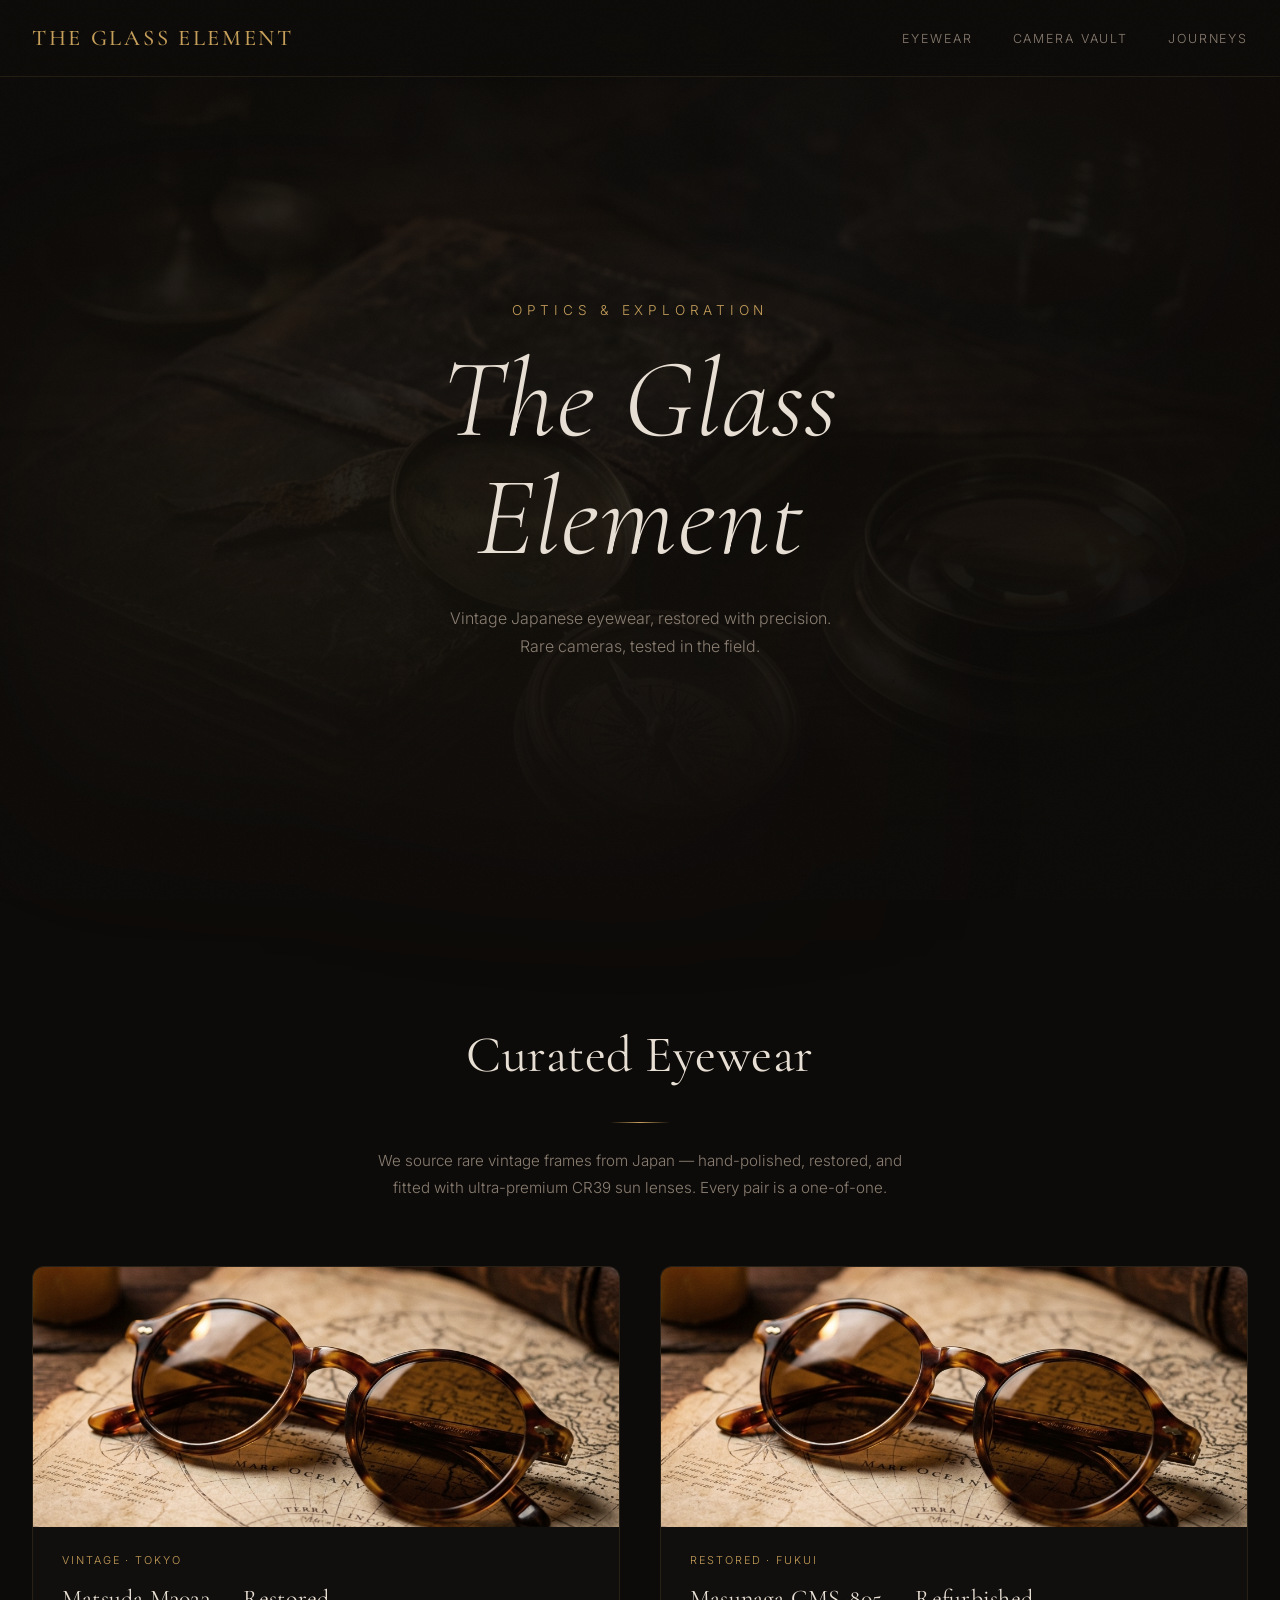
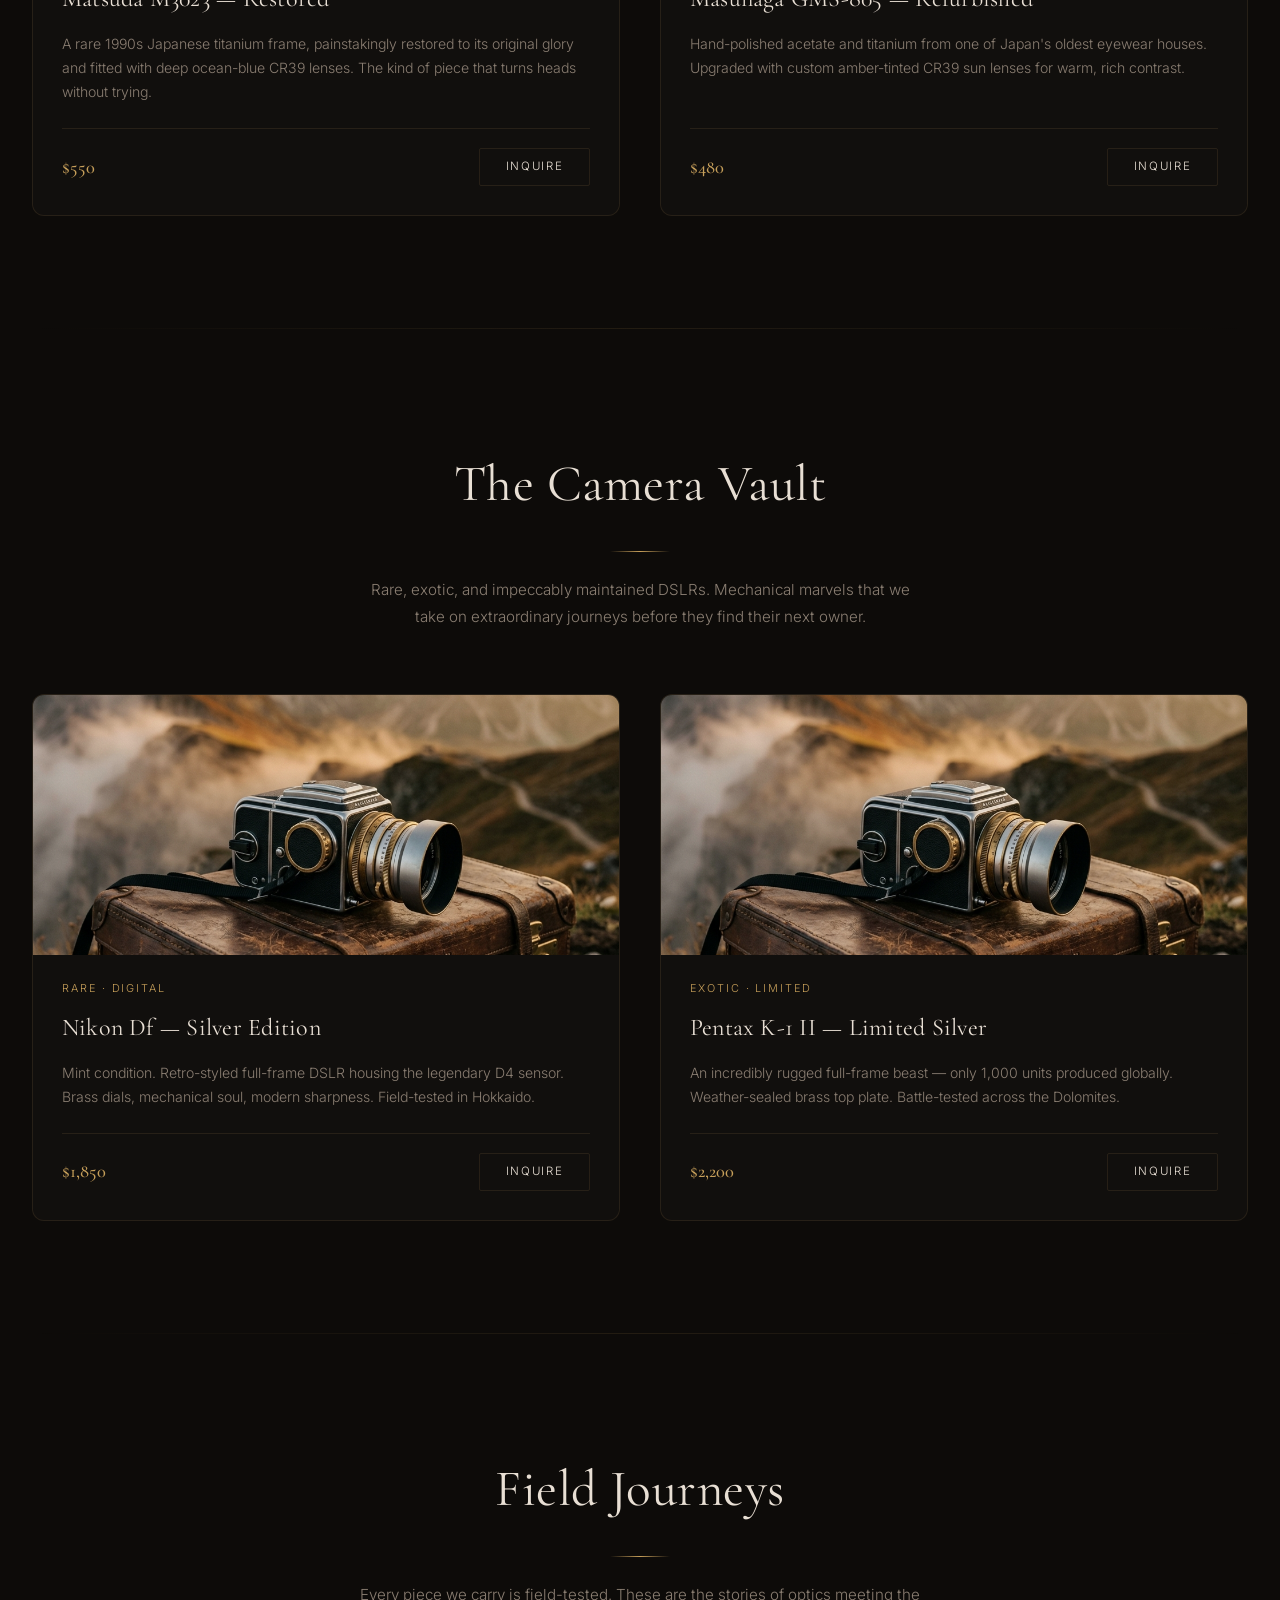
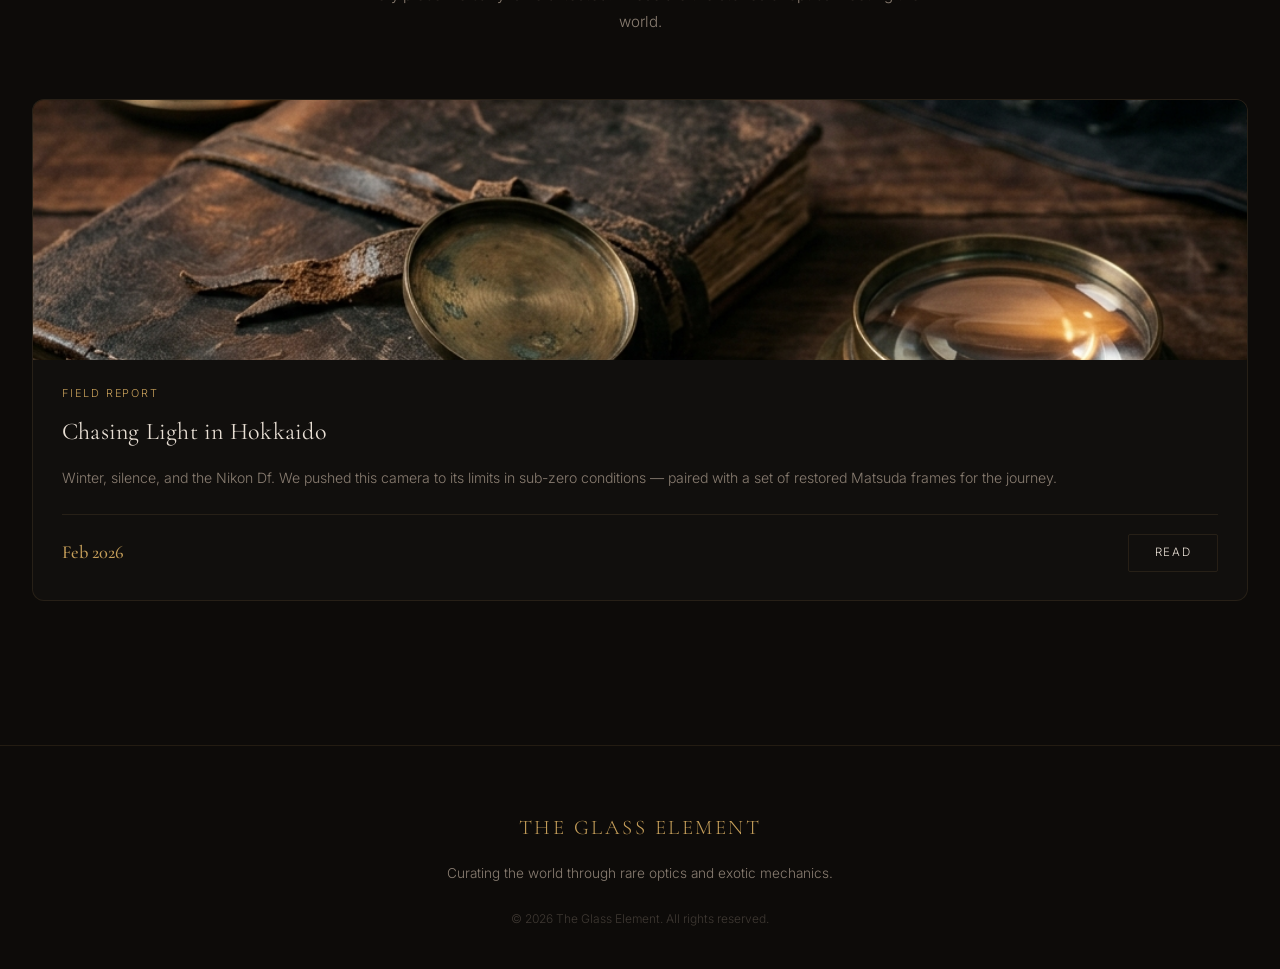
<file: index.html>
<!DOCTYPE html>
<html lang="en">
<head>
    <meta charset="UTF-8">
    <meta name="viewport" content="width=device-width, initial-scale=1.0">
    <meta name="description" content="The Glass Element — Curated vintage Japanese eyewear fitted with premium CR39 lenses and rare exotic DSLR cameras, tested on journeys across the world.">
    <meta property="og:title" content="The Glass Element | Optics & Exploration">
    <meta property="og:description" content="Vintage Japanese eyewear. Exotic DSLR cameras. Field-tested on extraordinary journeys.">
    <meta property="og:type" content="website">
    <meta property="og:url" content="https://www.theglasselement.com">
    <title>The Glass Element | Optics &amp; Exploration</title>

    <!-- Google Fonts -->
    <link rel="preconnect" href="https://fonts.googleapis.com">
    <link rel="preconnect" href="https://fonts.gstatic.com" crossorigin>
    <link href="https://fonts.googleapis.com/css2?family=Cormorant+Garamond:ital,wght@0,300;0,400;0,500;1,300;1,400&family=Inter:wght@300;400;500&display=swap" rel="stylesheet">

    <!-- CSS -->
    <link rel="stylesheet" href="css/style.css">

    <!-- LD+JSON Schema for SEO -->
    <script type="application/ld+json">
    {
      "@context": "https://schema.org",
      "@type": "Store",
      "name": "The Glass Element",
      "description": "Curated vintage Japanese eyewear and rare exotic DSLR cameras, field-tested on journeys around the world.",
      "url": "https://www.theglasselement.com"
    }
    </script>
</head>
<body>

    <!-- Ambient Background -->
    <div class="ambient-background"></div>

    <!-- Navigation -->
    <header>
        <div class="nav-container">
            <div class="logo">The Glass Element</div>
            <nav class="nav-links" aria-label="Main navigation">
                <a href="#eyewear">Eyewear</a>
                <a href="#vault">Camera Vault</a>
                <a href="#journeys">Journeys</a>
            </nav>
        </div>
    </header>

    <!-- Hero Section -->
    <section class="hero" id="hero">
        <div class="hero-image-wrapper">
            <img src="images/explorer_hero.png" alt="Vintage brass compass, leather journal, and optical glass lens on dark walnut" decoding="async">
            <div class="hero-image-overlay"></div>
        </div>
        <div class="hero-content">
            <span class="hero-subtitle">Optics &amp; Exploration</span>
            <h1>The Glass<br>Element</h1>
            <p class="hero-tagline">Vintage Japanese eyewear, restored with precision.<br>Rare cameras, tested in the field.</p>
        </div>
    </section>

    <!-- Main Content -->
    <main class="container">

        <!-- Eyewear Section -->
        <section id="eyewear" class="section">
            <h2>Curated Eyewear</h2>
            <p class="section-intro">
                We source rare vintage frames from Japan — hand-polished, restored, and fitted with ultra-premium CR39 sun lenses. Every pair is a one-of-one.
            </p>
            <div class="curation-grid" id="eyewear-grid">
                <!-- Populated by JS -->
            </div>
        </section>

        <div class="section-divider"></div>

        <!-- Camera Vault Section -->
        <section id="vault" class="section">
            <h2>The Camera Vault</h2>
            <p class="section-intro">
                Rare, exotic, and impeccably maintained DSLRs. Mechanical marvels that we take on extraordinary journeys before they find their next owner.
            </p>
            <div class="curation-grid" id="camera-grid">
                <!-- Populated by JS -->
            </div>
        </section>

        <div class="section-divider"></div>

        <!-- Journeys Section -->
        <section id="journeys" class="section">
            <h2>Field Journeys</h2>
            <p class="section-intro">
                Every piece we carry is field-tested. These are the stories of optics meeting the world.
            </p>
            <div class="curation-grid" id="journey-grid">
                <!-- Populated by JS -->
            </div>
        </section>

    </main>

    <!-- Footer -->
    <footer>
        <div class="container">
            <p class="footer-logo">The Glass Element</p>
            <p class="footer-content">Curating the world through rare optics and exotic mechanics.</p>
            <p class="footer-copy">&copy; 2026 The Glass Element. All rights reserved.</p>
        </div>
    </footer>

    <!-- App JS -->
    <script src="data/inventory.js"></script>
    <script src="js/app.js"></script>
</body>
</html>
</file>
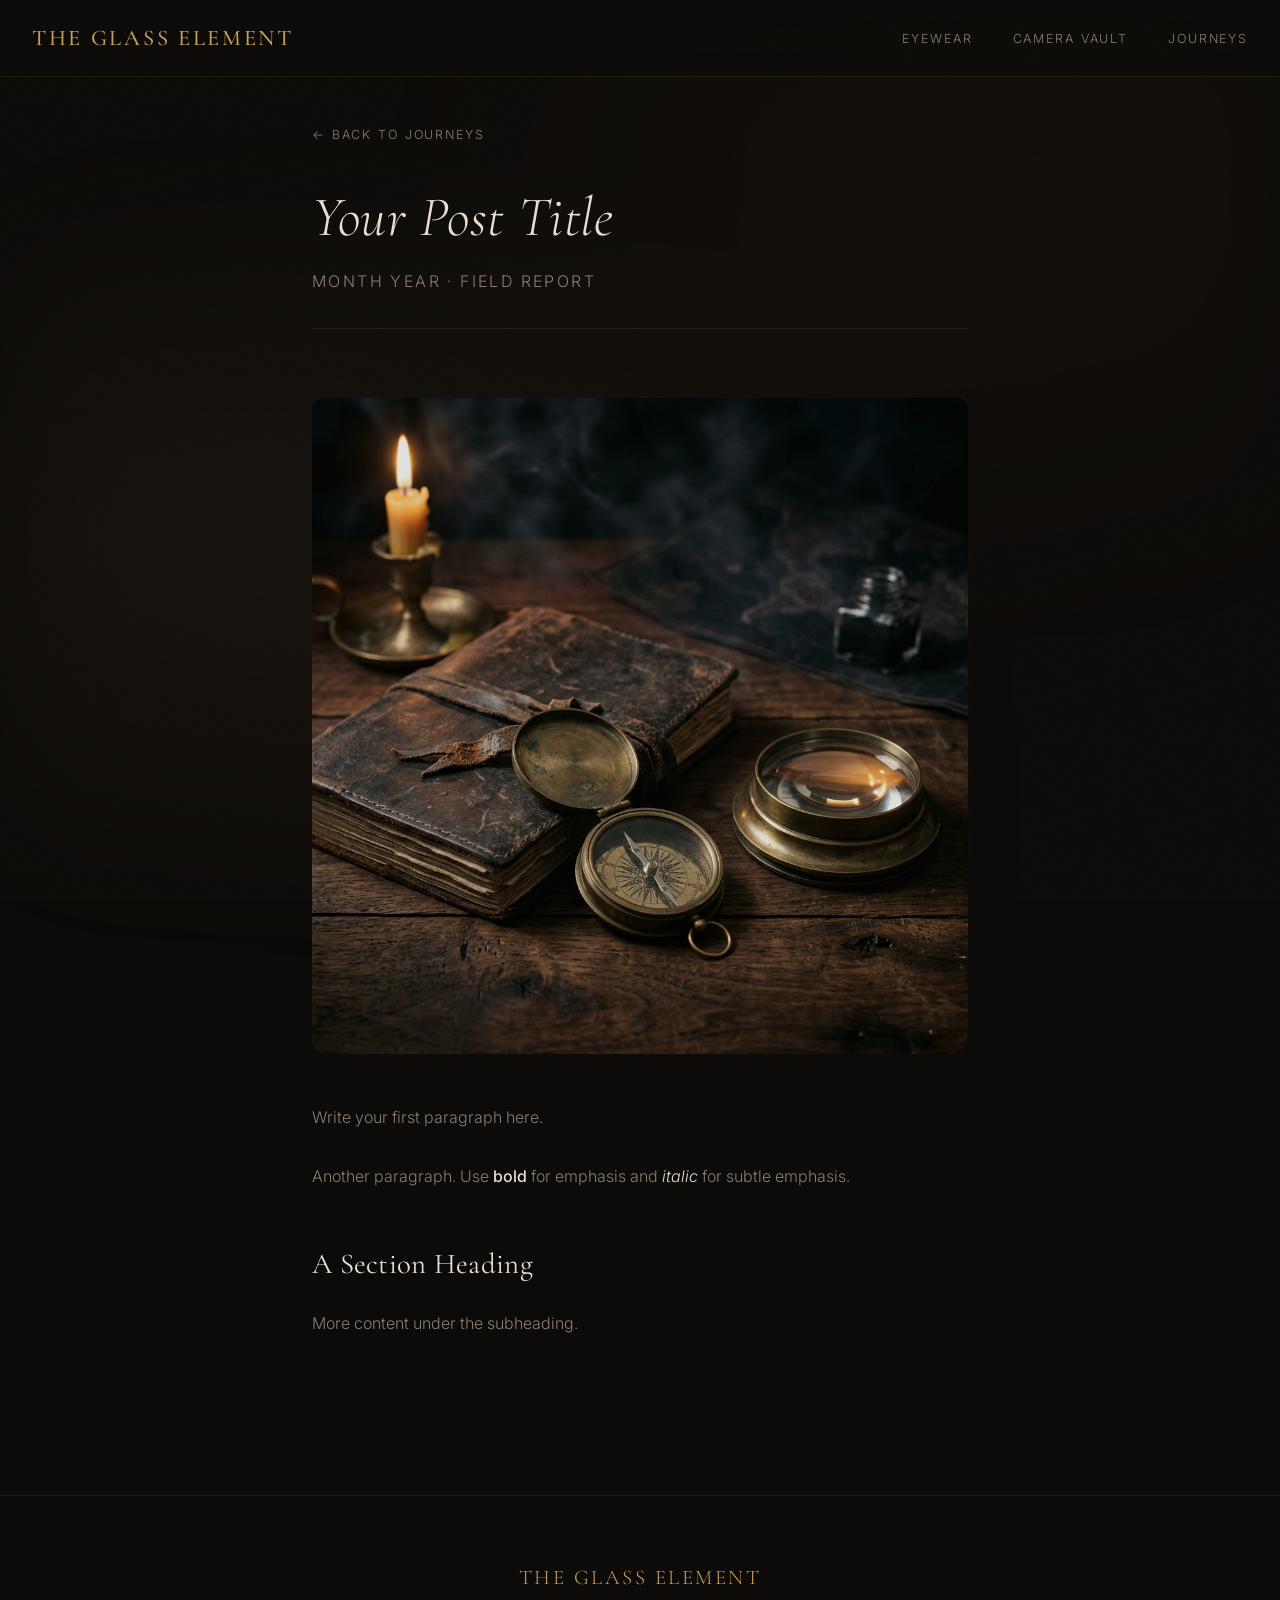
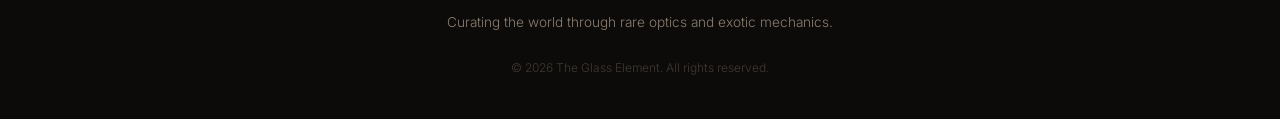
<file: posts/_template.html>
<!--
  ╔══════════════════════════════════════════════════════════════╗
  ║  THE GLASS ELEMENT — New Post Template                      ║
  ║                                                              ║
  ║  To create a new blog post:                                  ║
  ║    1. Copy this file and rename it (e.g. dolomites.html)     ║
  ║    2. Replace the placeholder text below with your content   ║
  ║    3. Add a journey row to your Google Sheet (or inventory)  ║
  ║       with link = "posts/dolomites.html"                     ║
  ╚══════════════════════════════════════════════════════════════╝
-->
<!DOCTYPE html>
<html lang="en">
<head>
    <meta charset="UTF-8">
    <meta name="viewport" content="width=device-width, initial-scale=1.0">
    <!-- EDIT: Change the description and title below -->
    <meta name="description" content="YOUR POST DESCRIPTION HERE">
    <title>YOUR POST TITLE — The Glass Element</title>

    <link rel="preconnect" href="https://fonts.googleapis.com">
    <link rel="preconnect" href="https://fonts.gstatic.com" crossorigin>
    <link href="https://fonts.googleapis.com/css2?family=Cormorant+Garamond:ital,wght@0,300;0,400;0,500;1,300;1,400&family=Inter:wght@300;400;500&display=swap" rel="stylesheet">
    <link rel="stylesheet" href="../css/style.css">
    <link rel="stylesheet" href="../css/post.css">
</head>
<body>

    <div class="ambient-background"></div>

    <header>
        <div class="nav-container">
            <a href="../index.html" class="logo">The Glass Element</a>
            <nav class="nav-links" aria-label="Main navigation">
                <a href="../index.html#eyewear">Eyewear</a>
                <a href="../index.html#vault">Camera Vault</a>
                <a href="../index.html#journeys">Journeys</a>
            </nav>
        </div>
    </header>

    <main class="post-wrapper">
        <article class="post-container">

            <a href="../index.html#journeys" class="back-link">← Back to Journeys</a>

            <!-- EDIT: Your post title -->
            <h1>Your Post Title</h1>
            <p class="post-meta">Month Year · Field Report</p>

            <!-- EDIT: Your hero image (put images in the ../images/ folder) -->
            <img src="../images/explorer_hero.png" alt="Describe your image here">

            <!-- EDIT: Your story paragraphs -->
            <p>
            Write your first paragraph here.
            </p>

            <p>
            Another paragraph. Use <strong>bold</strong> for emphasis and <em>italic</em> for subtle emphasis.
            </p>

            <!-- Optional: subheading -->
            <h2>A Section Heading</h2>

            <p>
            More content under the subheading.
            </p>

            <!-- Optional: inline image with caption -->
            <!--
            <img src="../images/your-photo.png" alt="Description">
            <p class="caption">A caption for the photo.</p>
            -->

            <!-- Optional: blockquote -->
            <!--
            <blockquote>
            A memorable quote or thought.
            </blockquote>
            -->

        </article>
    </main>

    <footer>
        <div class="container">
            <p class="footer-logo">The Glass Element</p>
            <p class="footer-content">Curating the world through rare optics and exotic mechanics.</p>
            <p class="footer-copy">&copy; 2026 The Glass Element. All rights reserved.</p>
        </div>
    </footer>

</body>
</html>
</file>
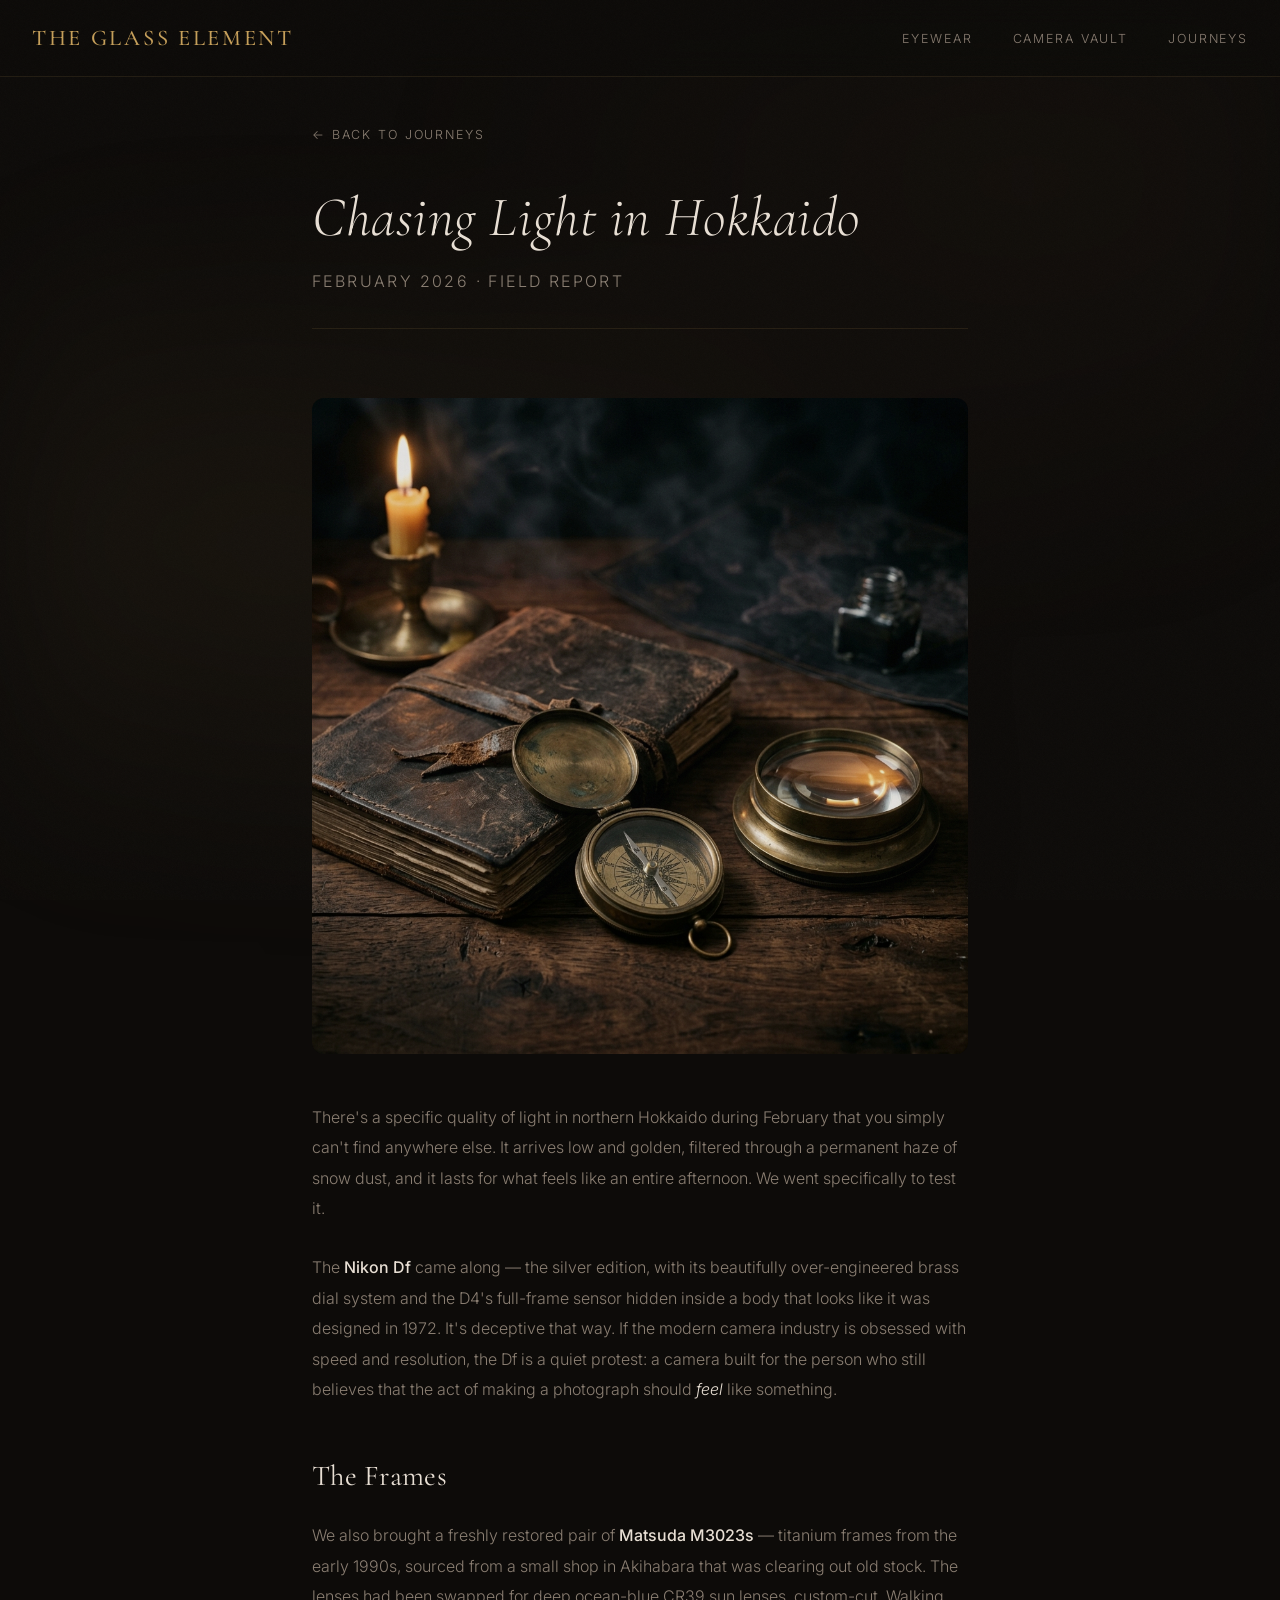
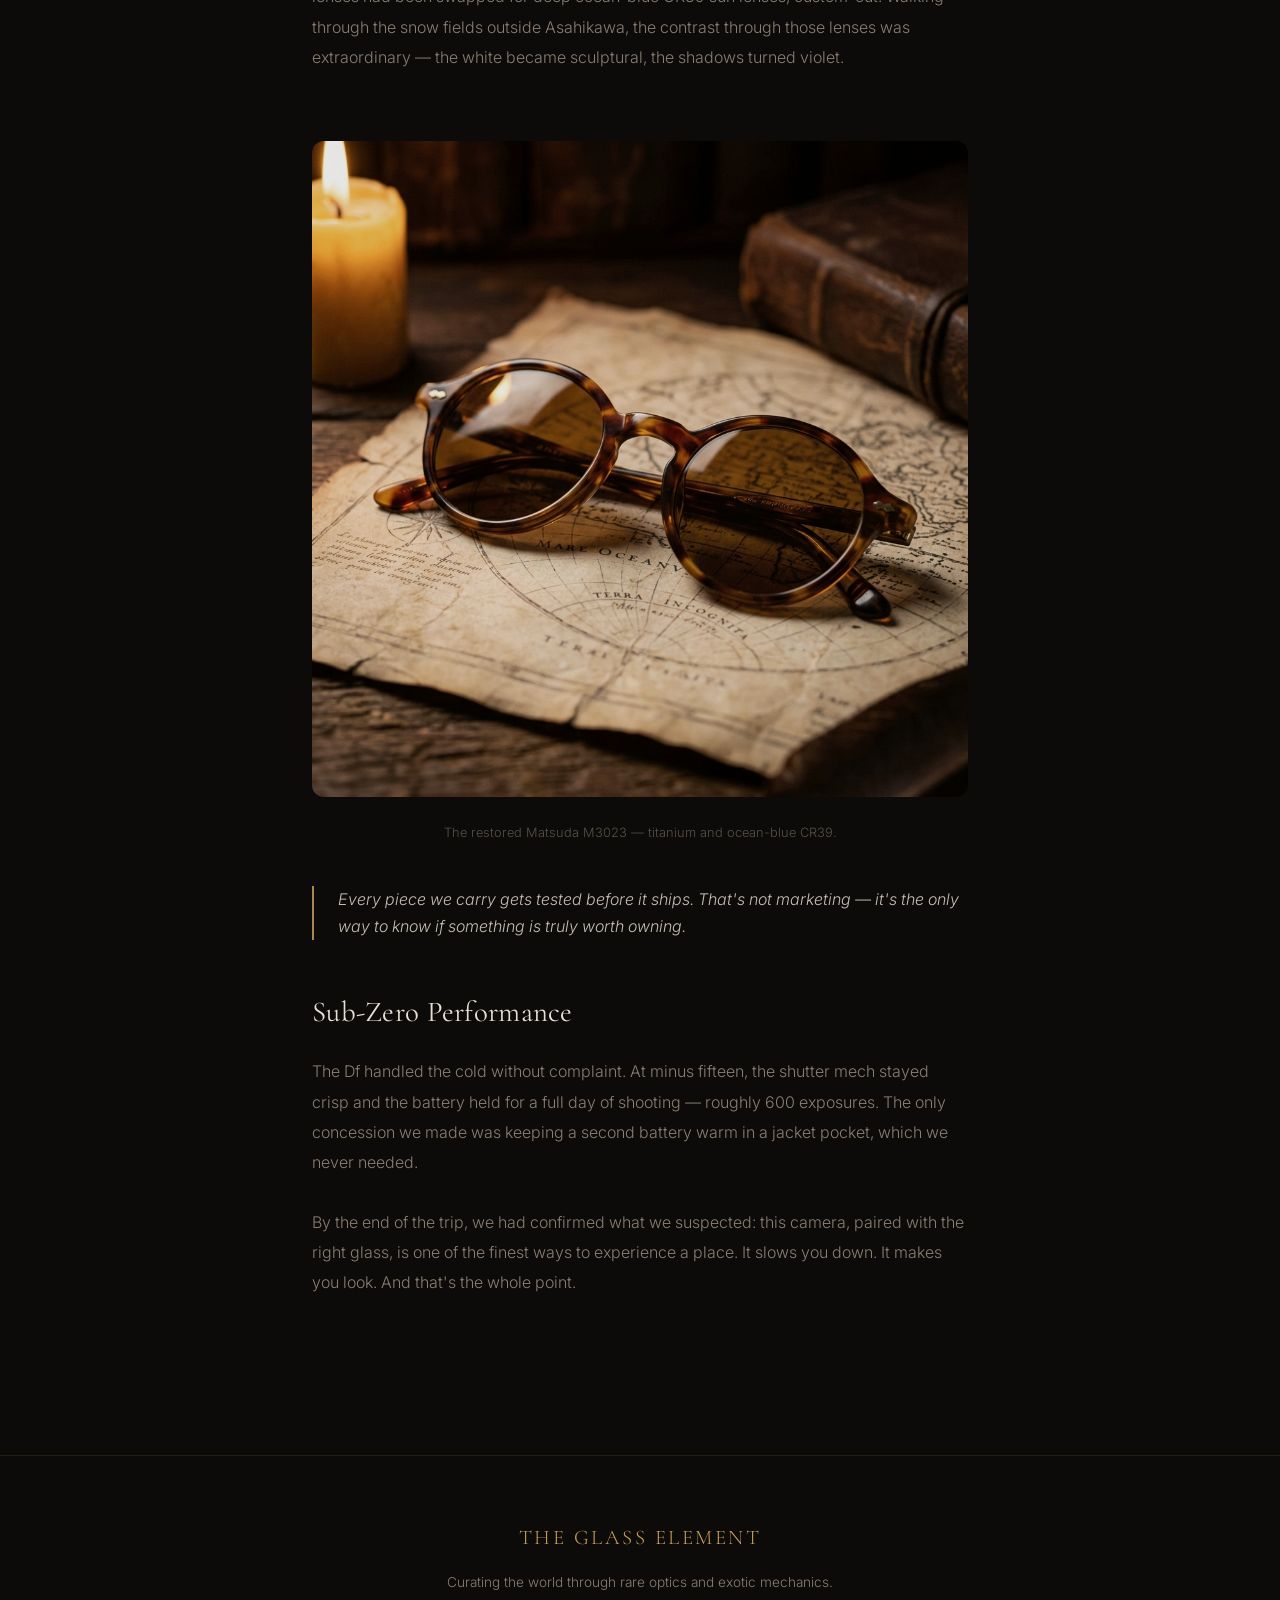
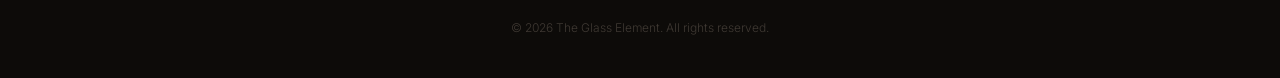
<file: posts/hokkaido.html>
<!DOCTYPE html>
<html lang="en">
<head>
    <meta charset="UTF-8">
    <meta name="viewport" content="width=device-width, initial-scale=1.0">
    <meta name="description" content="Chasing Light in Hokkaido — Testing the Nikon Df and restored Matsuda frames in sub-zero winter conditions.">
    <title>Chasing Light in Hokkaido — The Glass Element</title>

    <link rel="preconnect" href="https://fonts.googleapis.com">
    <link rel="preconnect" href="https://fonts.gstatic.com" crossorigin>
    <link href="https://fonts.googleapis.com/css2?family=Cormorant+Garamond:ital,wght@0,300;0,400;0,500;1,300;1,400&family=Inter:wght@300;400;500&display=swap" rel="stylesheet">
    <link rel="stylesheet" href="../css/style.css">
    <link rel="stylesheet" href="../css/post.css">
</head>
<body>

    <div class="ambient-background"></div>

    <header>
        <div class="nav-container">
            <a href="../index.html" class="logo">The Glass Element</a>
            <nav class="nav-links" aria-label="Main navigation">
                <a href="../index.html#eyewear">Eyewear</a>
                <a href="../index.html#vault">Camera Vault</a>
                <a href="../index.html#journeys">Journeys</a>
            </nav>
        </div>
    </header>

    <main class="post-wrapper">
        <article class="post-container">

            <a href="../index.html#journeys" class="back-link">← Back to Journeys</a>

            <h1>Chasing Light in Hokkaido</h1>
            <p class="post-meta">February 2026 · Field Report</p>

            <img src="../images/explorer_hero.png" alt="Winter light through vintage glass in Hokkaido">

            <p>
            There's a specific quality of light in northern Hokkaido during February that you simply can't find anywhere else. It arrives low and golden, filtered through a permanent haze of snow dust, and it lasts for what feels like an entire afternoon. We went specifically to test it.
            </p>

            <p>
            The <strong>Nikon Df</strong> came along — the silver edition, with its beautifully over-engineered brass dial system and the D4's full-frame sensor hidden inside a body that looks like it was designed in 1972. It's deceptive that way. If the modern camera industry is obsessed with speed and resolution, the Df is a quiet protest: a camera built for the person who still believes that the act of making a photograph should <em>feel</em> like something.
            </p>

            <h2>The Frames</h2>

            <p>
            We also brought a freshly restored pair of <strong>Matsuda M3023s</strong> — titanium frames from the early 1990s, sourced from a small shop in Akihabara that was clearing out old stock. The lenses had been swapped for deep ocean-blue CR39 sun lenses, custom-cut. Walking through the snow fields outside Asahikawa, the contrast through those lenses was extraordinary — the white became sculptural, the shadows turned violet.
            </p>

            <img src="../images/explorer_frames.png" alt="Matsuda vintage frames on aged parchment">
            <p class="caption">The restored Matsuda M3023 — titanium and ocean-blue CR39.</p>

            <blockquote>
            Every piece we carry gets tested before it ships. That's not marketing — it's the only way to know if something is truly worth owning.
            </blockquote>

            <h2>Sub-Zero Performance</h2>

            <p>
            The Df handled the cold without complaint. At minus fifteen, the shutter mech stayed crisp and the battery held for a full day of shooting — roughly 600 exposures. The only concession we made was keeping a second battery warm in a jacket pocket, which we never needed.
            </p>

            <p>
            By the end of the trip, we had confirmed what we suspected: this camera, paired with the right glass, is one of the finest ways to experience a place. It slows you down. It makes you look. And that's the whole point.
            </p>

        </article>
    </main>

    <footer>
        <div class="container">
            <p class="footer-logo">The Glass Element</p>
            <p class="footer-content">Curating the world through rare optics and exotic mechanics.</p>
            <p class="footer-copy">&copy; 2026 The Glass Element. All rights reserved.</p>
        </div>
    </footer>

</body>
</html>
</file>
<file: css/style.css>
/* ===== CSS Reset & Design Tokens ===== */
:root {
  /* Dark Earthy Palette */
  --bg-color: #0d0b09;
  --bg-elevated: #151210;
  --text-primary: #e8dfd4;
  --text-secondary: #8a7e72;
  --accent-color: #c69f5a;      /* Burnished brass/gold */
  --accent-warm: #a3714a;       /* Aged copper */
  --accent-deep: #5c3d2e;       /* Dark leather */

  /* Card Surface */
  --card-bg: rgba(21, 18, 16, 0.7);
  --card-border: rgba(198, 159, 90, 0.12);
  --card-glow: rgba(198, 159, 90, 0.06);

  /* Fonts */
  --font-heading: 'Cormorant Garamond', serif;
  --font-body: 'Inter', sans-serif;

  --transition-speed: 0.4s;
  --radius: 12px;
}

* {
  margin: 0;
  padding: 0;
  box-sizing: border-box;
}

html {
  scroll-behavior: smooth;
}

body {
  background-color: var(--bg-color);
  color: var(--text-primary);
  font-family: var(--font-body);
  font-weight: 300;
  line-height: 1.7;
  overflow-x: hidden;
  position: relative;
}

/* ===== Ambient Background — warm candlelight ===== */
.ambient-background {
  position: fixed;
  top: 0;
  left: 0;
  width: 100vw;
  height: 100vh;
  z-index: -1;
  background:
    radial-gradient(ellipse at 20% 60%, rgba(198, 159, 90, 0.06), transparent 50%),
    radial-gradient(ellipse at 80% 20%, rgba(163, 113, 74, 0.04), transparent 45%),
    radial-gradient(ellipse at 50% 90%, rgba(92, 61, 46, 0.05), transparent 40%);
  filter: blur(60px);
}

/* Subtle grain texture overlay */
body::after {
  content: '';
  position: fixed;
  inset: 0;
  z-index: 9999;
  pointer-events: none;
  opacity: 0.025;
  background-image: url("data:image/svg+xml,%3Csvg viewBox='0 0 256 256' xmlns='http://www.w3.org/2000/svg'%3E%3Cfilter id='noise'%3E%3CfeTurbulence type='fractalNoise' baseFrequency='0.9' numOctaves='4' stitchTiles='stitch'/%3E%3C/filter%3E%3Crect width='100%25' height='100%25' filter='url(%23noise)'/%3E%3C/svg%3E");
  background-repeat: repeat;
  background-size: 128px 128px;
}

/* ===== Typography ===== */
h1, h2, h3, h4 {
  font-family: var(--font-heading);
  font-weight: 400;
  letter-spacing: 0.01em;
  color: var(--text-primary);
}

h1 {
  font-size: clamp(3.5rem, 9vw, 7rem);
  line-height: 1.05;
  font-weight: 300;
  font-style: italic;
}

h2 {
  font-size: clamp(2rem, 5vw, 3.2rem);
  margin-bottom: 1.5rem;
  text-align: center;
  position: relative;
  padding-bottom: 1.5rem;
}

/* Ornamental underline for section headers */
h2::after {
  content: '';
  position: absolute;
  bottom: 0;
  left: 50%;
  transform: translateX(-50%);
  width: 60px;
  height: 1px;
  background: linear-gradient(to right, transparent, var(--accent-color), transparent);
}

h3 {
  font-size: 1.4rem;
  font-weight: 400;
}

p {
  font-size: 0.95rem;
}

a {
  color: inherit;
  text-decoration: none;
}

.container {
  max-width: 1300px;
  margin: 0 auto;
  padding: 0 2rem;
}

/* ===== Header & Nav ===== */
header {
  position: fixed;
  top: 0;
  width: 100%;
  padding: 1.2rem 0;
  z-index: 100;
  background: rgba(13, 11, 9, 0.75);
  backdrop-filter: blur(14px);
  -webkit-backdrop-filter: blur(14px);
  border-bottom: 1px solid var(--card-border);
}

.nav-container {
  display: flex;
  justify-content: space-between;
  align-items: center;
  max-width: 1300px;
  margin: 0 auto;
  padding: 0 2rem;
}

.logo {
  font-family: var(--font-heading);
  font-size: 1.4rem;
  font-weight: 500;
  letter-spacing: 0.12em;
  text-transform: uppercase;
  color: var(--accent-color);
}

.nav-links {
  display: flex;
  gap: 2.5rem;
}

.nav-links a {
  font-family: var(--font-body);
  font-size: 0.78rem;
  text-transform: uppercase;
  letter-spacing: 0.15em;
  color: var(--text-secondary);
  transition: color 0.3s ease;
  position: relative;
}

.nav-links a::after {
  content: '';
  position: absolute;
  bottom: -4px;
  left: 0;
  width: 0;
  height: 1px;
  background: var(--accent-color);
  transition: width 0.3s ease;
}

.nav-links a:hover {
  color: var(--accent-color);
}

.nav-links a:hover::after {
  width: 100%;
}

/* ===== Hero ===== */
.hero {
  height: 100vh;
  display: flex;
  align-items: center;
  justify-content: center;
  position: relative;
  overflow: hidden;
  padding-top: 60px;
}

.hero-content {
  text-align: center;
  z-index: 2;
  display: flex;
  flex-direction: column;
  align-items: center;
  gap: 1.2rem;
  animation: heroFadeIn 2s ease-out;
}

.hero-subtitle {
  font-family: var(--font-body);
  font-size: 0.85rem;
  color: var(--accent-color);
  text-transform: uppercase;
  letter-spacing: 0.35em;
}

.hero-tagline {
  font-family: var(--font-body);
  font-size: 1rem;
  color: var(--text-secondary);
  font-weight: 300;
  max-width: 500px;
  margin-top: 0.5rem;
  line-height: 1.8;
}

.hero-image-wrapper {
  position: absolute;
  top: 0;
  left: 0;
  width: 100%;
  height: 100%;
  z-index: 1;
  opacity: 0.35;
}

.hero-image-wrapper img {
  width: 100%;
  height: 100%;
  object-fit: cover;
  object-position: center;
  filter: sepia(0.15) saturate(0.85);
}

.hero-image-overlay {
  position: absolute;
  inset: 0;
  background: 
    linear-gradient(to bottom, rgba(13, 11, 9, 0.3), var(--bg-color)),
    radial-gradient(ellipse at center, transparent 30%, var(--bg-color) 80%);
}


/* ===== Section Divider ===== */
.section-divider {
  width: 100%;
  height: 1px;
  background: linear-gradient(to right, transparent, var(--card-border), transparent);
  margin: 0 auto;
}

/* ===== Sections ===== */
.section {
  padding: 7rem 0;
  position: relative;
}

.section-intro {
  text-align: center;
  color: var(--text-secondary);
  max-width: 560px;
  margin: 0 auto;
  font-size: 0.95rem;
  line-height: 1.8;
}

/* ===== Cards ===== */
.curation-grid {
  display: grid;
  grid-template-columns: repeat(auto-fit, minmax(340px, 1fr));
  gap: 2.5rem;
  margin-top: 4rem;
}

.glass-card {
  background: var(--card-bg);
  border: 1px solid var(--card-border);
  border-radius: var(--radius);
  padding: 0;
  backdrop-filter: blur(10px);
  -webkit-backdrop-filter: blur(10px);
  transition: all var(--transition-speed) ease;
  position: relative;
  overflow: hidden;
  display: flex;
  flex-direction: column;
  cursor: pointer;

  /* Scroll-reveal initial state */
  opacity: 0;
  transform: translateY(30px);
}

.glass-card.visible {
  opacity: 1;
  transform: translateY(0);
  transition: opacity 0.6s ease, transform 0.6s ease;
}

/* Warm light sweep on hover */
.glass-card::before {
  content: '';
  position: absolute;
  top: 0;
  left: -100%;
  width: 60%;
  height: 100%;
  background: linear-gradient(
    105deg,
    transparent,
    rgba(198, 159, 90, 0.04),
    transparent
  );
  transform: skewX(-15deg);
  transition: var(--transition-speed);
  z-index: 1;
}

.glass-card:hover {
  transform: translateY(-6px);
  border-color: rgba(198, 159, 90, 0.25);
  box-shadow:
    0 16px 48px rgba(0, 0, 0, 0.5),
    0 0 30px var(--card-glow);
}

.glass-card:hover::before {
  left: 200%;
  transition: 0.8s;
}

.card-image {
  width: 100%;
  height: 260px;
  overflow: hidden;
}

.card-image img {
  width: 100%;
  height: 100%;
  object-fit: cover;
  transition: transform 0.6s ease;
  filter: saturate(0.9);
}

.glass-card:hover .card-image img {
  transform: scale(1.04);
  filter: saturate(1);
}

.card-content {
  flex-grow: 1;
  display: flex;
  flex-direction: column;
  padding: 1.5rem 1.8rem 1.8rem;
}

.card-tag {
  font-family: var(--font-body);
  font-size: 0.68rem;
  text-transform: uppercase;
  letter-spacing: 0.18em;
  color: var(--accent-color);
  margin-bottom: 0.6rem;
}

.card-title {
  font-family: var(--font-heading);
  font-size: 1.5rem;
  margin-bottom: 0.8rem;
  font-weight: 400;
  color: var(--text-primary);
}

.card-desc {
  color: var(--text-secondary);
  font-size: 0.88rem;
  margin-bottom: 1.5rem;
  line-height: 1.7;
}

.card-footer {
  margin-top: auto;
  display: flex;
  justify-content: space-between;
  align-items: center;
  border-top: 1px solid var(--card-border);
  padding-top: 1.2rem;
}

.card-price {
  font-family: var(--font-heading);
  font-weight: 500;
  font-size: 1.15rem;
  color: var(--accent-color);
}

.btn {
  font-family: var(--font-body);
  background: transparent;
  color: var(--text-primary);
  border: 1px solid var(--card-border);
  padding: 0.5rem 1.6rem;
  border-radius: 2px;
  font-size: 0.72rem;
  text-transform: uppercase;
  letter-spacing: 0.15em;
  cursor: pointer;
  transition: all var(--transition-speed) ease;
}

.btn:hover {
  background: var(--accent-color);
  border-color: var(--accent-color);
  color: var(--bg-color);
}

/* ===== Footer ===== */
footer {
  border-top: 1px solid var(--card-border);
  padding: 4rem 0 2.5rem;
  margin-top: 2rem;
  text-align: center;
}

.footer-logo {
  font-family: var(--font-heading);
  font-size: 1.3rem;
  letter-spacing: 0.12em;
  text-transform: uppercase;
  color: var(--accent-color);
  margin-bottom: 1rem;
}

.footer-content {
  color: var(--text-secondary);
  font-size: 0.85rem;
}

.footer-copy {
  color: var(--text-secondary);
  font-size: 0.75rem;
  opacity: 0.4;
  margin-top: 1.5rem;
}

/* ===== Animations ===== */
@keyframes heroFadeIn {
  from { opacity: 0; transform: translateY(25px); }
  to   { opacity: 1; transform: translateY(0); }
}

@keyframes gentleBounce {
  0%, 100% { transform: translateY(0) translateX(-50%); }
  50%      { transform: translateY(-8px) translateX(-50%); }
}

/* ===== Media Queries ===== */
@media (max-width: 768px) {
  .nav-links {
    display: none;
  }

  .curation-grid {
    grid-template-columns: 1fr;
    gap: 2rem;
  }

  .section {
    padding: 5rem 0;
  }

  h1 {
    font-size: 3rem;
  }
}
</file>
<file: css/post.css>
/* ===== Blog Post Styles ===== */

.post-wrapper {
  padding-top: 120px;
  padding-bottom: 6rem;
  min-height: 80vh;
}

.post-container {
  max-width: 720px;
  margin: 0 auto;
  padding: 0 2rem;
}

.post-loading {
  text-align: center;
  color: var(--text-secondary);
  font-size: 1rem;
  padding: 4rem 0;
}

/* Post header */
.post-container h1 {
  font-family: var(--font-heading);
  font-size: clamp(2.2rem, 5vw, 3.5rem);
  font-weight: 300;
  font-style: italic;
  line-height: 1.15;
  margin-bottom: 1rem;
  color: var(--text-primary);
}

.post-meta {
  font-family: var(--font-body);
  font-size: 0.8rem;
  text-transform: uppercase;
  letter-spacing: 0.15em;
  color: var(--accent-color);
  margin-bottom: 3rem;
  padding-bottom: 2rem;
  border-bottom: 1px solid var(--card-border);
}

/* Post body text */
.post-container p {
  font-family: var(--font-body);
  font-size: 1rem;
  line-height: 1.9;
  color: var(--text-secondary);
  margin-bottom: 1.8rem;
}

.post-container strong {
  color: var(--text-primary);
  font-weight: 500;
}

.post-container em {
  color: var(--text-primary);
  font-style: italic;
}

/* Post images */
.post-container img {
  width: 100%;
  border-radius: var(--radius);
  margin: 2.5rem 0;
  opacity: 0.9;
  filter: saturate(0.9);
}

.post-container img:hover {
  opacity: 1;
  filter: saturate(1);
}

.post-container figcaption,
.post-container .caption {
  text-align: center;
  font-size: 0.8rem;
  color: var(--text-secondary);
  opacity: 0.6;
  margin-top: -1.5rem;
  margin-bottom: 2.5rem;
}

/* Post headings */
.post-container h2 {
  font-family: var(--font-heading);
  font-size: 1.8rem;
  text-align: left;
  margin-top: 3rem;
  margin-bottom: 1.2rem;
  padding-bottom: 0;
}

.post-container h2::after {
  display: none;
}

/* Blockquotes */
.post-container blockquote {
  border-left: 2px solid var(--accent-color);
  padding-left: 1.5rem;
  margin: 2rem 0;
  font-style: italic;
  color: var(--text-primary);
  opacity: 0.85;
}

/* Back link */
.back-link {
  display: inline-block;
  margin-bottom: 2.5rem;
  font-family: var(--font-body);
  font-size: 0.78rem;
  text-transform: uppercase;
  letter-spacing: 0.15em;
  color: var(--text-secondary);
  transition: color 0.3s ease;
}

.back-link:hover {
  color: var(--accent-color);
}
</file>
